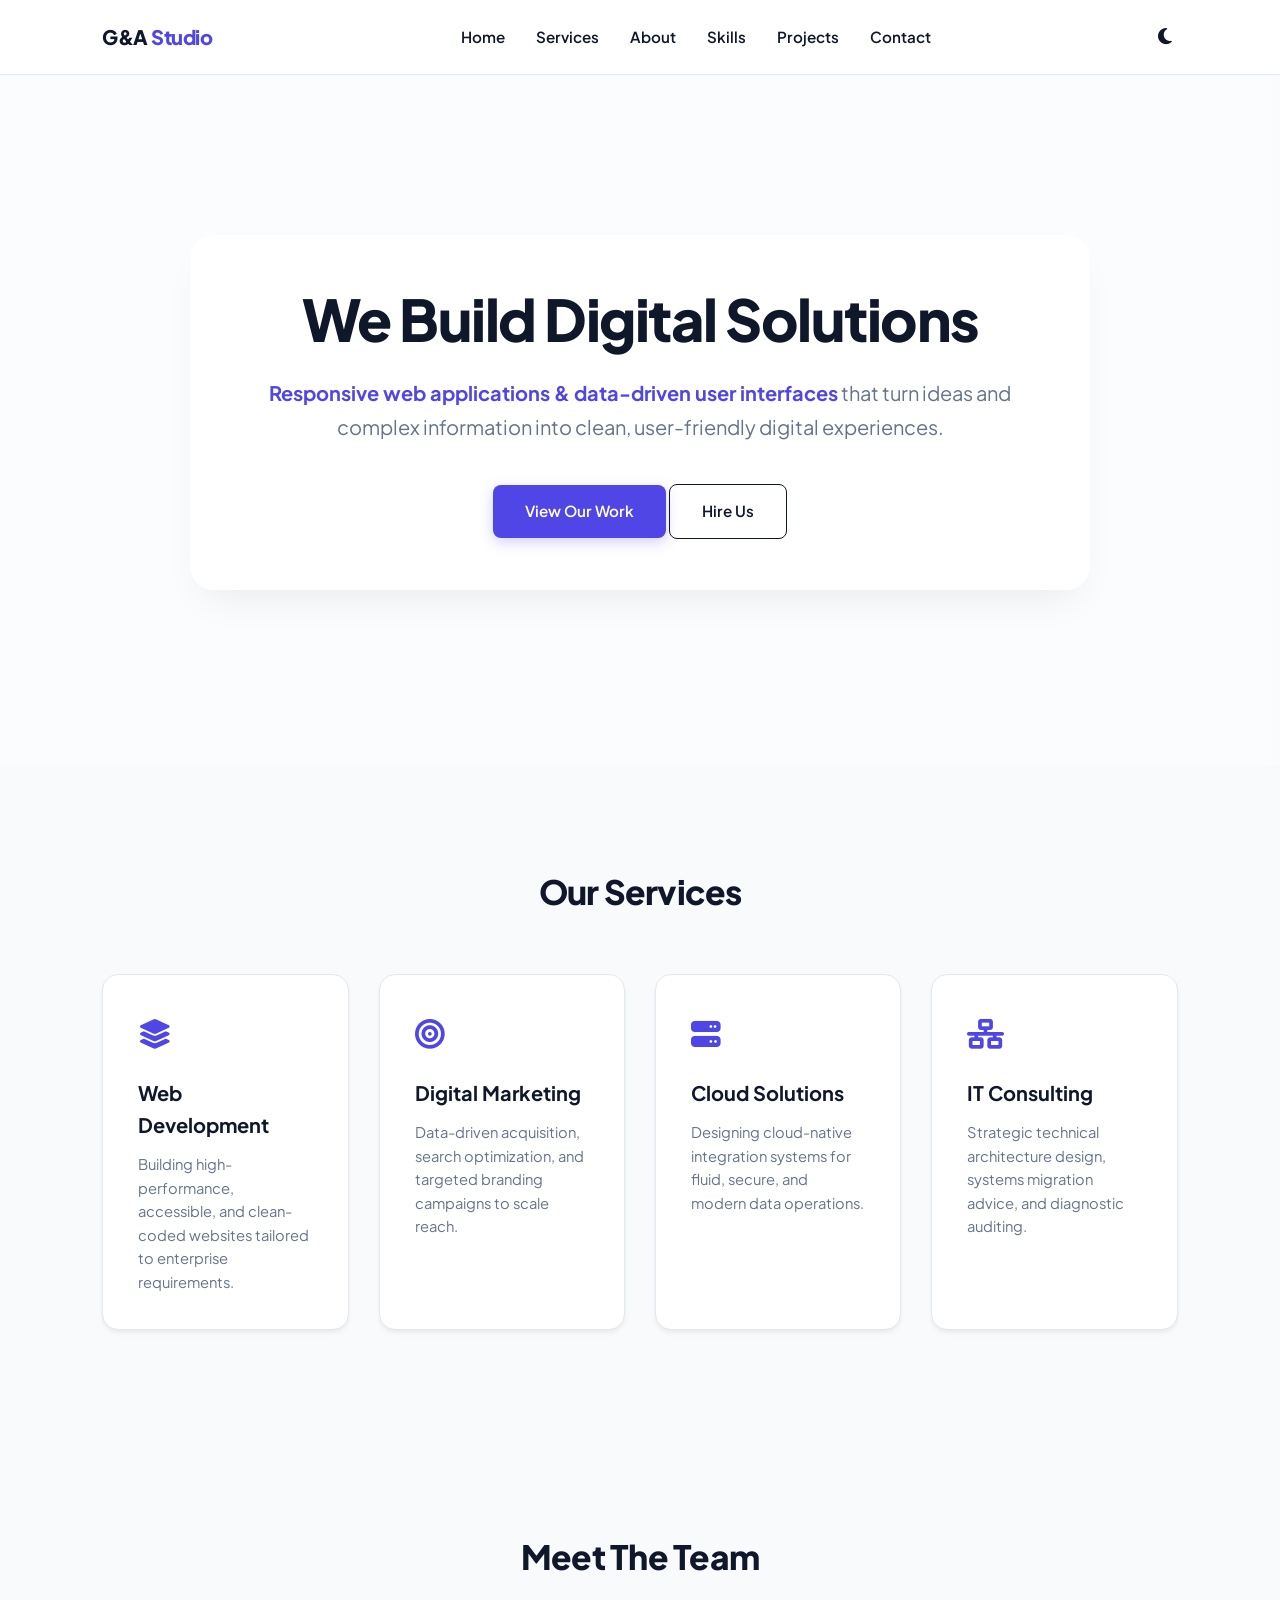
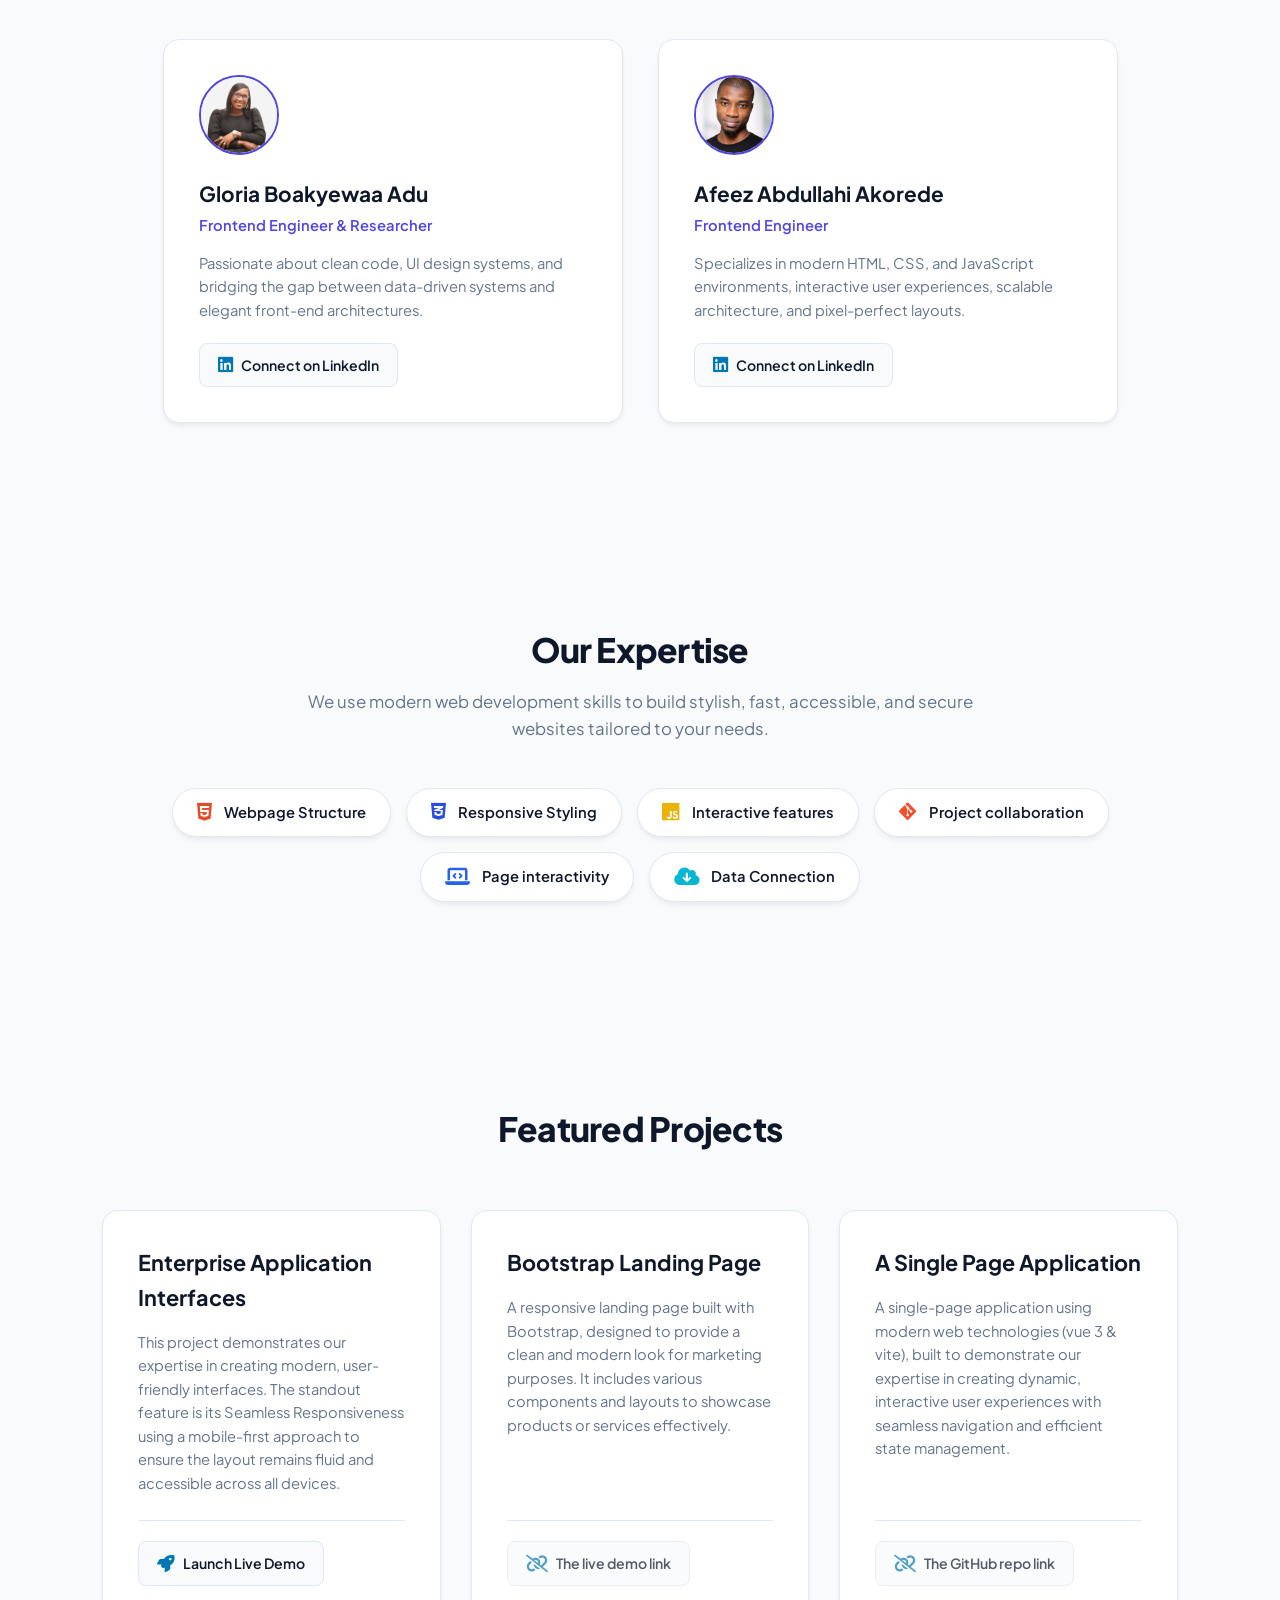
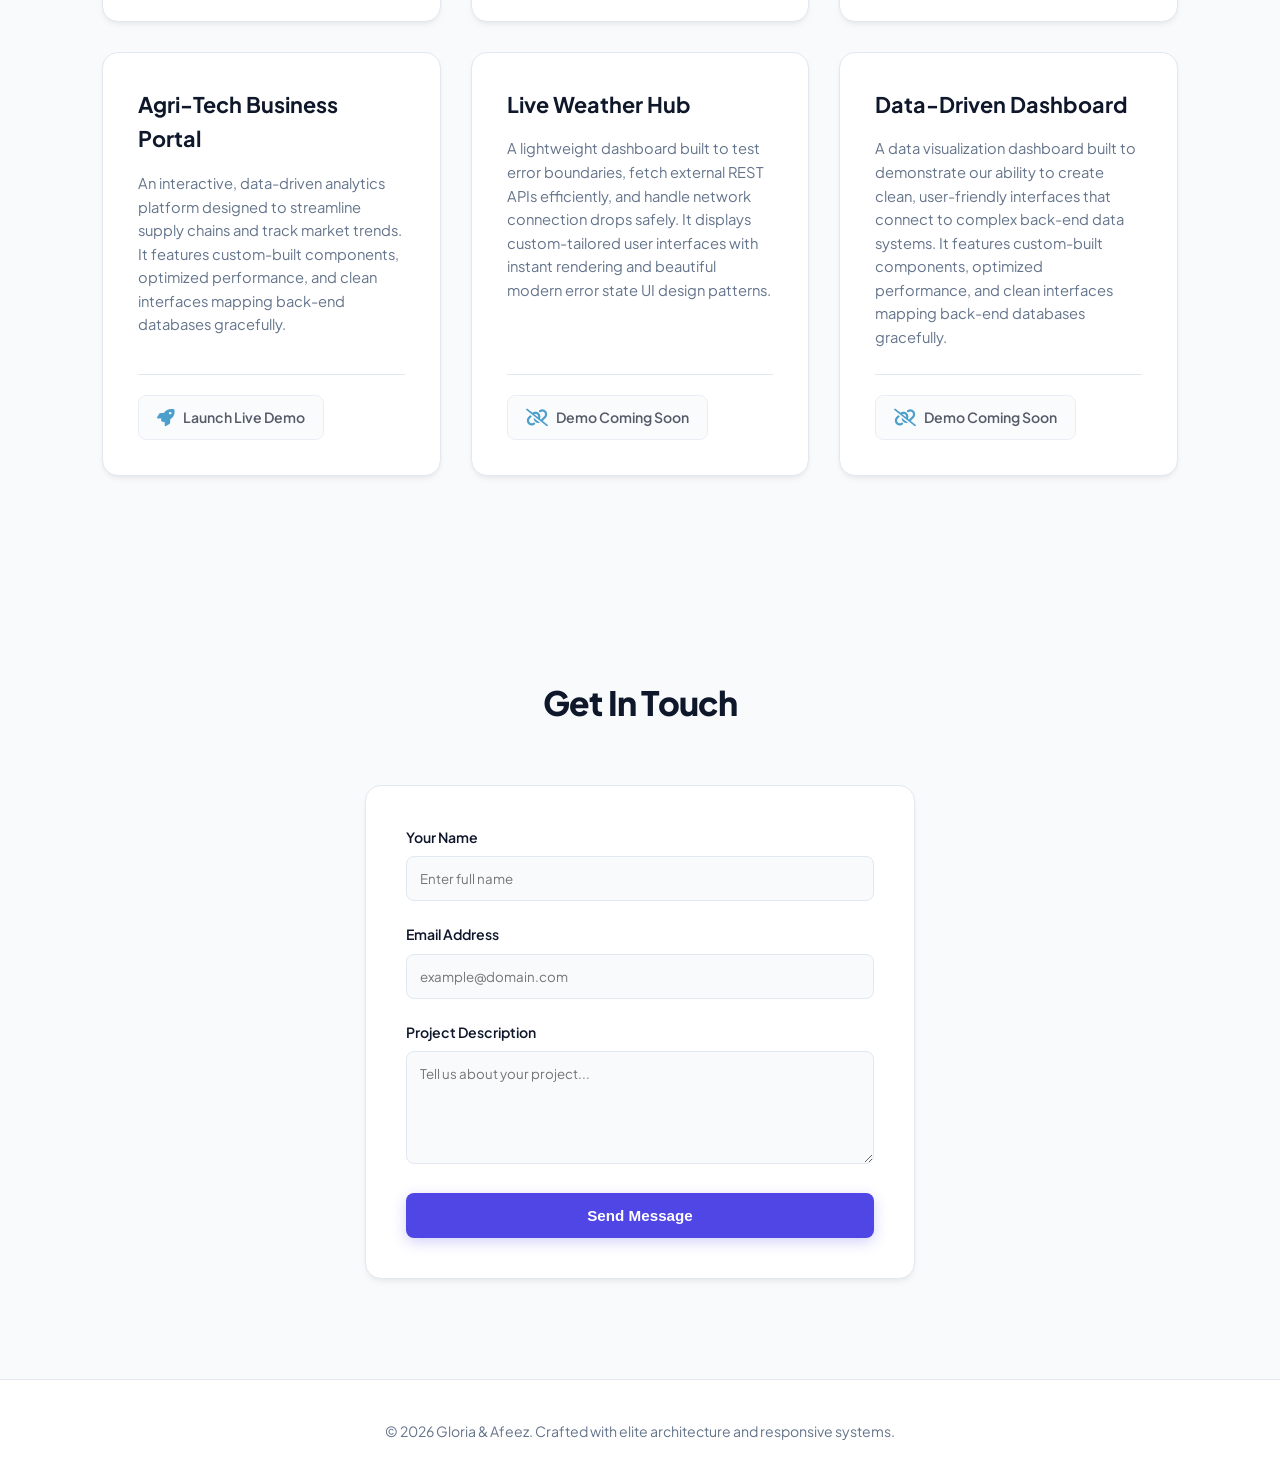
<file: index.html>
<!DOCTYPE html>
<html lang="en">
<head>
    <meta charset="UTF-8">
    <meta name="viewport" content="width=device-width, initial-scale=1.0">
    <title>Gloria & Afeez | Premium Frontend Engineers</title>
    <link href="https://fonts.googleapis.com/css2?family=Plus+Jakarta+Sans:wght@300;400;500;600;700;800&display=swap" rel="stylesheet">
    <link rel="stylesheet" href="https://cdnjs.cloudflare.com/ajax/libs/font-awesome/6.4.0/css/all.min.css">
    <link rel="stylesheet" href="style.css">
</head>
<body>

    <header class="navbar">
        <div class="logo">G&A <span>Studio</span></div>
        <nav class="nav-links" id="navLinks">
            <a href="#hero">Home</a>
            <a href="#services">Services</a>
            <a href="#about">About</a>
            <a href="#skills">Skills</a>
            <a href="#projects">Projects</a>
            <a href="#contact">Contact</a>
        </nav>
        <div class="nav-controls">
            <button id="themeToggle" class="theme-btn" aria-label="Toggle Theme">
                <i class="fa-solid fa-moon"></i>
            </button>
            <div class="hamburger" id="hamburger" aria-label="Menu Toggle">
                <i class="fa-solid fa-bars"></i>
            </div>
        </div>
    </header>

    <section id="hero" class="hero-section">
        <div class="hero-overlay"></div>
        <div class="hero-content">
            <h1>We Build Digital Solutions</h1>
            <p><span class="highlight-text">Responsive web applications & data-driven user interfaces</span> that turn ideas and complex information into clean, user-friendly digital experiences.</p>
            <div class="hero-btns">
                <a href="#projects" class="btn primary-btn">View Our Work</a>
                <a href="#contact" class="btn secondary-btn">Hire Us</a>
            </div>
        </div>
    </section>

    <section id="services" class="services-section">
        <h2 class="section-title">Our Services</h2>
        <div class="services-grid">
            <div class="service-card">
                <div class="service-icon"><i class="fa-solid fa-layer-group"></i></div>
                <h3>Web Development</h3>
                <p>Building high-performance, accessible, and clean-coded websites tailored to enterprise requirements.</p>
            </div>
            <div class="service-card">
                <div class="service-icon"><i class="fa-solid fa-bullseye"></i></div>
                <h3>Digital Marketing</h3>
                <p>Data-driven acquisition, search optimization, and targeted branding campaigns to scale reach.</p>
            </div>
            <div class="service-card">
                <div class="service-icon"><i class="fa-solid fa-server"></i></div>
                <h3>Cloud Solutions</h3>
                <p>Designing cloud-native integration systems for fluid, secure, and modern data operations.</p>
            </div>
            <div class="service-card">
                <div class="service-icon"><i class="fa-solid fa-network-wired"></i></div>
                <h3>IT Consulting</h3>
                <p>Strategic technical architecture design, systems migration advice, and diagnostic auditing.</p>
            </div>
        </div>
    </section>

    <section id="about" class="about-section">
        <h2 class="section-title">Meet The Team</h2>
        <div class="team-container">
            <div class="member-card">
                <div class="profile-frame">
                    <img src="Gloria.jpeg" alt="Gloria Boakyewaa Adu" class="profile-img">
                    <div class="fallback-icon"><i class="fa-solid fa-user-gear"></i></div>
                </div>
                <h3>Gloria Boakyewaa Adu</h3>
                <p class="role">Frontend Engineer & Researcher</p>
                <p class="bio">Passionate about clean code, UI design systems, and bridging the gap between data-driven systems and elegant front-end architectures.</p>
                <a href="https://www.linkedin.com/in/gloria-boakyewaa-adu-19384196" target="_blank" rel="noopener noreferrer" class="linkedin-link">
                    <i class="fa-brands fa-linkedin"></i> Connect on LinkedIn
                </a>
            </div>
            <div class="member-card">
                <div class="profile-frame">
                    <img src="Afeez.jpeg" alt="Afeez Abdullahi Akorede" class="profile-img">
                    <div class="fallback-icon"><i class="fa-solid fa-user-code"></i></div>
                </div>
                <h3>Afeez Abdullahi Akorede</h3>
                <p class="role">Frontend Engineer</p>
                <p class="bio">Specializes in modern HTML, CSS, and JavaScript environments, interactive user experiences, scalable architecture, and pixel-perfect layouts.</p>
                <a href="https://www.linkedin.com/in/afeez-abdullahi-akorede-2175ab400/" target="_blank" rel="noopener noreferrer" class="linkedin-link">
                    <i class="fa-brands fa-linkedin"></i> Connect on LinkedIn
                </a>
            </div>
        </div>
    </section>

    <section id="skills" class="skills-section">
        <h2 class="section-title-skills">Our Expertise</h2>
        <p class="expertise-section-p">We use modern web development skills to build stylish, fast, accessible, and secure websites tailored to your needs.</p>
        <div class="skills-grid-layout">
            <div class="skill-pill"><i class="fa-brands fa-html5 text-html"></i> Webpage Structure</div>
            <div class="skill-pill"><i class="fa-brands fa-css3-alt text-css"></i> Responsive Styling</div>
            <div class="skill-pill"><i class="fa-brands fa-js text-js"></i> Interactive features</div>
            <div class="skill-pill"><i class="fa-brands fa-git-alt text-git"></i> Project collaboration </div>
            <div class="skill-pill"><i class="fa-solid fa-laptop-code text-dom"></i> Page interactivity</div>
            <div class="skill-pill"><i class="fa-solid fa-cloud-arrow-down text-api"></i> Data Connection </div>
        </div>
    </section>

    <section id="projects" class="projects-section">
        <h2 class="section-title">Featured Projects</h2>
        <div class="projects-grid">
            
            <div class="project-card">
                <div class="project-info">
                    <h3>Enterprise Application Interfaces</h3>
                    <p>This project demonstrates our expertise in creating modern, user-friendly interfaces. The standout feature is its Seamless Responsiveness using a mobile-first approach to ensure the layout remains fluid and accessible across all devices.</p>
                    <div class="project-meta"></div>
                    <a href="https://afeezabdullahiakorede.github.io/Codveda-Internship-LV1-Task-1-extra/" target="_blank" rel="noopener noreferrer" class="linkedin-link" style="margin-top: 20px;">
                        <i class="fa-solid fa-rocket"></i> Launch Live Demo
                    </a>
                </div>
            </div>

            <div class="project-card">
                <div class="project-info">
                    <h3>Bootstrap Landing Page</h3>
                    <p>A responsive landing page built with Bootstrap, designed to provide a clean and modern look for marketing purposes. It includes various components and layouts to showcase products or services effectively.</p>
                    <div class="project-meta"></div>
                    <a href="https://afeezabdullahiakorede.github.io/bootstrap-landing-page/" target="_blank" rel="noopener noreferrer" class="linkedin-link" style="margin-top: 20px; opacity: 0.7;" title="Deploy to GitHub to activate this link">
                        <i class="fa-solid fa-link-slash"></i> The live demo link
                    </a>
                </div>
            </div>

            <div class="project-card">
                <div class="project-info">
                    <h3>A Single Page Application</h3>
                    <p>A single-page application using modern web technologies (vue 3 & vite), built to demonstrate our expertise in creating dynamic, interactive user experiences with seamless navigation and efficient state management.</p>
                    <div class="project-meta"></div>
                    <a href="https://github.com/afeezabdullahiakorede/codveda-vue-spa.git" target="_blank" rel="noopener noreferrer" class="linkedin-link" style="margin-top: 20px; opacity: 0.7;" title="Deploy to GitHub to activate this link">
                        <i class="fa-solid fa-link-slash"></i>The GitHub repo link
                    </a>
                </div>
            </div>

            <div class="project-card">
                <div class="project-info">
                    <h3>Agri-Tech Business Portal</h3>
                    <p>An interactive, data-driven analytics platform designed to streamline supply chains and track market trends. It features custom-built components, optimized performance, and clean interfaces mapping back-end databases gracefully.</p>
                    <div class="project-meta"></div>
                    <a href="#" target="_blank" rel="noopener noreferrer" class="linkedin-link" style="margin-top: 20px; opacity: 0.7;" title="Deploy to GitHub to activate this link">
                        <i class="fa-solid fa-rocket"></i> Launch Live Demo
                    </a>
                </div>
            </div>

            <div class="project-card">
                <div class="project-info">
                    <h3>Live Weather Hub</h3>
                    <p>A lightweight dashboard built to test error boundaries, fetch external REST APIs efficiently, and handle network connection drops safely. It displays custom-tailored user interfaces with instant rendering and beautiful modern error state UI design patterns.</p>
                    <div class="project-meta"></div>
                    <a href="#" target="_blank" rel="noopener noreferrer" class="linkedin-link" style="margin-top: 20px; opacity: 0.7;" title="Deploy to GitHub to activate this link">
                        <i class="fa-solid fa-link-slash"></i> Demo Coming Soon
                    </a>
                </div>
            </div>

            <div class="project-card">
                <div class="project-info">
                    <h3>Data-Driven Dashboard</h3>
                    <p>A data visualization dashboard built to demonstrate our ability to create clean, user-friendly interfaces that connect to complex back-end data systems. It features custom-built components, optimized performance, and clean interfaces mapping back-end databases gracefully.</p>
                    <div class="project-meta"></div>
                    <a href="#" target="_blank" rel="noopener noreferrer" class="linkedin-link" style="margin-top: 20px; opacity: 0.7;" title="Deploy to GitHub to activate this link">
                        <i class="fa-solid fa-link-slash"></i> Demo Coming Soon
                    </a>
                </div>  
            </div>

        </div>
    </section>

    <section id="contact" class="contact-section">
        <h2 class="section-title">Get In Touch</h2>
        <div class="contact-container">
            <form id="contactForm" novalidate>
                <div class="form-group">
                    <label for="name">Your Name</label>
                    <input type="text" id="name" placeholder="Enter full name">
                    <small class="error-msg" id="nameError"></small>
                </div>
                <div class="form-group">
                    <label for="email">Email Address</label>
                    <input type="email" id="email" placeholder="example@domain.com">
                    <small class="error-msg" id="emailError"></small>
                </div>
                <div class="form-group">
                    <label for="message">Project Description</label>
                    <textarea id="message" rows="5" placeholder="Tell us about your project..."></textarea>
                    <small class="error-msg" id="messageError"></small>
                </div>
                <button type="submit" class="btn primary-btn btn-block">Send Message</button>
                <div id="formSuccess" class="success-box" style="display: none;">🎉 Message sent successfully! We will get back to you shortly.</div>
            </form>
        </div>
    </section>

    <footer>
        <p>&copy; 2026 Gloria & Afeez. Crafted with elite architecture and responsive systems.</p>
    </footer>

    <script src="script.js"></script>
</body>
</html>
</file>
<file: style.css>
/* --- CLEAN PREMIUM LIGHT DESIGN SYSTEM --- */
:root {
    --bg-primary: #f8fafc;     
    --bg-secondary: #ffffff;   
    --text-main: #0f172a;      
    --text-muted: #64748b;     
    --accent-color: #4f46e5;   
    --accent-hover: #4338ca;   
    --highlight-color: #4f46e5; 
    --border-color: #e2e8f0;   
    --shadow-sm: 0 4px 6px -1px rgba(0, 0, 0, 0.05), 0 2px 4px -1px rgba(0, 0, 0, 0.03);
    --shadow-md: 0 10px 25px -5px rgba(79, 70, 229, 0.05), 0 8px 10px -6px rgba(0, 0, 0, 0.03);
    --hero-overlay-color: rgba(255, 255, 255, 0.25); 
}

[data-theme="dark"] {
    --bg-primary: #0a0d14;
    --bg-secondary: #111520;
    --text-main: #f8fafc;
    --text-muted: #94a3b8;
    --accent-color: #6366f1;
    --accent-hover: #4f46e5;
    --highlight-color: #a5b4fc; 
    --border-color: #1e293b;
    --hero-overlay-color: rgba(10, 13, 20, 0.75);
}

/* --- BASE STYLES --- */
* {
    box-sizing: border-box;
    margin: 0;
    padding: 0;
}

html {
    scroll-behavior: smooth;
}

body {
    font-family: 'Plus Jakarta Sans', sans-serif;
    background-color: var(--bg-primary);
    color: var(--text-main);
    transition: background-color 0.25s ease, color 0.25s ease;
    line-height: 1.6;
}

/* --- LAYOUT NAVBAR --- */
.navbar {
    position: fixed;
    top: 0;
    width: 100%;
    height: 75px;
    background-color: rgba(255, 255, 255, 0.85);
    backdrop-filter: blur(12px);
    border-bottom: 1px solid var(--border-color);
    display: flex;
    justify-content: space-between;
    align-items: center;
    padding: 0 8%;
    z-index: 1000;
}

[data-theme="dark"] .navbar {
    background-color: rgba(10, 13, 20, 0.85);
}

.logo {
    font-size: 1.25rem;
    font-weight: 800;
    letter-spacing: -0.5px;
}

.logo span {
    color: var(--accent-color);
}

.nav-links a {
    color: var(--text-main);
    text-decoration: none;
    margin-left: 28px;
    font-weight: 600;
    font-size: 0.95rem;
    transition: color 0.2s ease;
}

.nav-links a:hover {
    color: var(--accent-color);
}

.nav-controls {
    display: flex;
    align-items: center;
    gap: 12px;
}

.theme-btn, .hamburger {
    background: none;
    border: none;
    color: var(--text-main);
    font-size: 1.15rem;
    cursor: pointer;
    padding: 6px;
}

.hamburger {
    display: none;
}

/* --- LIGHT INTENSITY HERO SECTION --- */
.hero-section {
    position: relative;
    min-height: 85vh;
    display: flex;
    align-items: center;
    justify-content: center;
    text-align: center;
    padding: 120px 10% 60px 10%;
    background-image: url('https://images.unsplash.com/photo-1498050108023-c5249f4df085?q=80&w=1920&auto=format&fit=crop');
    background-size: cover;
    background-position: center;
    background-repeat: no-repeat;
}

.hero-overlay {
    position: absolute;
    top: 0;
    left: 0;
    width: 100%;
    height: 100%;
    background: var(--hero-overlay-color);
    z-index: 1;
}

.hero-content {
    position: relative;
    z-index: 2;
    max-width: 900px;
    background: rgba(255, 255, 255, 0.9);
    padding: 50px;
    border-radius: 24px;
    box-shadow: 0 20px 40px -15px rgba(0,0,0,0.08);
    border: 1px solid rgba(255,255,255,0.8);
}

[data-theme="dark"] .hero-content {
    background: rgba(17, 21, 32, 0.9);
    border: 1px solid rgba(255,255,255,0.05);
}

.hero-content h1 {
    font-size: 3.6rem;
    font-weight: 800;
    color: var(--text-main);
    margin-bottom: 24px;
    letter-spacing: -1.5px;
    line-height: 1.15;
}

.hero-content p {
    font-size: 1.25rem;
    color: var(--text-muted);
    margin-bottom: 40px;
    font-weight: 400;
    line-height: 1.7;
}

.highlight-text {
    color: var(--highlight-color);
    font-weight: 700;
}

/* --- UTILITY BUTTON IMPLEMENTATIONS --- */
.btn {
    display: inline-block;
    padding: 14px 32px;
    border-radius: 8px;
    font-weight: 600;
    font-size: 0.95rem;
    text-decoration: none;
    cursor: pointer;
    transition: all 0.25s cubic-bezier(0.4, 0, 0.2, 1);
}

.primary-btn {
    background-color: var(--accent-color);
    color: #ffffff;
    border: none;
    box-shadow: 0 4px 14px rgba(79, 70, 229, 0.25);
}

.primary-btn:hover {
    background-color: var(--accent-hover);
    transform: translateY(-2px);
    box-shadow: 0 6px 20px rgba(79, 70, 229, 0.35);
}

.secondary-btn {
    background-color: transparent;
    color: var(--text-main);
    border: 1.5px solid var(--text-main);
}

.secondary-btn:hover {
    background-color: rgba(0, 0, 0, 0.04);
    transform: translateY(-2px);
}

[data-theme="dark"] .secondary-btn:hover {
    background-color: rgba(255, 255, 255, 0.04);
}

.section-title {
    text-align: center;
    font-size: 2.1rem;
    margin-bottom: 55px;
    font-weight: 800;
    letter-spacing: -0.75px;
}

/* --- EXPERTISE SPACING REDUCTION SYSTEM --- */
.section-title-skills {
    text-align: center;
    font-size: 2.1rem;
    margin-bottom: 12px; /* Pulls the paragraph closer */
    font-weight: 800;
    letter-spacing: -0.75px;
}

.expertise-section-p {
    text-align: center;     /* Centers the wording text */
    margin-top: 0;          /* Erases space traps */
    margin-bottom: 45px;    /* Spaces cleanly away from grid layout underneath */
    max-width: 720px;       
    margin-left: auto;      
    margin-right: auto;     
    color: var(--text-muted);
    font-size: 1.05rem;
}

.about-section, .services-section, .skills-section, .projects-section, .contact-section {
    padding: 100px 8%;
}

/* --- SERVICES COMPONENT --- */
.services-grid {
    display: grid;
    grid-template-columns: repeat(auto-fit, minmax(240px, 1fr));
    gap: 30px;
}

.service-card {
    background-color: var(--bg-secondary);
    border: 1px solid var(--border-color);
    border-radius: 16px;
    padding: 35px;
    transition: all 0.3s cubic-bezier(0.4, 0, 0.2, 1);
    box-shadow: var(--shadow-sm);
}

.service-card:hover {
    transform: translateY(-4px);
    box-shadow: var(--shadow-md);
    border-color: var(--accent-color);
}

.service-icon {
    font-size: 1.85rem;
    color: var(--accent-color);
    margin-bottom: 20px;
}

.service-card h3 {
    font-size: 1.25rem;
    margin-bottom: 12px;
    font-weight: 700;
}

.service-card p {
    color: var(--text-muted);
    font-size: 0.92rem;
}

/* --- ABOUT MEMBERS COMPONENT --- */
.team-container {
    display: flex;
    gap: 35px;
    justify-content: center;
    flex-wrap: wrap;
}

.member-card {
    background-color: var(--bg-secondary);
    border: 1px solid var(--border-color);
    border-radius: 16px;
    padding: 35px;
    flex: 1 1 340px;
    max-width: 460px;
    box-shadow: var(--shadow-sm);
    display: flex;
    flex-direction: column;
}

.profile-frame {
    position: relative;
    height: 80px;
    width: 80px;
    border-radius: 50%;
    background-color: rgba(79, 70, 229, 0.06);
    border: 2px solid var(--accent-color);
    display: flex;
    align-items: center;
    justify-content: center;
    margin-bottom: 22px;
    overflow: hidden;
}

.profile-img {
    width: 100%;
    height: 100%;
    object-fit: cover;
    position: absolute;
    z-index: 2;
}

.fallback-icon {
    font-size: 1.6rem;
    color: var(--accent-color);
    z-index: 1;
}

.member-card h3 { font-size: 1.3rem; margin-bottom: 4px; font-weight: 700; }
.member-card .role { color: var(--accent-color); font-weight: 600; font-size: 0.92rem; margin-bottom: 14px;}
.member-card .bio { color: var(--text-muted); font-size: 0.92rem; margin-bottom: 20px;}

/* --- LINKEDIN ACTIONS --- */
.linkedin-link {
    display: inline-flex;
    align-items: center;
    gap: 8px;
    margin-top: auto;
    color: var(--text-main);
    font-weight: 600;
    font-size: 0.88rem;
    text-decoration: none;
    padding: 10px 18px;
    background-color: var(--bg-primary);
    border: 1px solid var(--border-color);
    border-radius: 8px;
    transition: all 0.2s ease;
    width: fit-content;
}

.linkedin-link i {
    font-size: 1.1rem;
    color: #0077b5;
}

.linkedin-link:hover {
    border-color: var(--accent-color);
    background-color: rgba(79, 70, 229, 0.04);
    color: var(--accent-color);
}

/* --- TECH TOOLKIT PILLS --- */
.skills-grid-layout {
    display: flex;
    flex-wrap: wrap;
    gap: 15px;
    justify-content: center;
}

.skill-pill {
    background-color: var(--bg-secondary);
    border: 1px solid var(--border-color);
    padding: 12px 24px;
    border-radius: 30px;
    font-size: 0.92rem;
    font-weight: 600;
    display: flex;
    align-items: center;
    gap: 12px;
    box-shadow: var(--shadow-sm);
}

.skill-pill i { font-size: 1.25rem; }
.text-html { color: #e34c26; }
.text-css { color: #264de4; }
.text-js { color: #eab308; }
.text-git { color: #f1502f; }
.text-dom { color: #2563eb; }
.text-api { color: #06b6d4; }

/* --- PROJECTS PRESENTATION LAYOUT --- */
.projects-grid {
    display: grid;
    grid-template-columns: repeat(auto-fit, minmax(320px, 1fr));
    gap: 30px;
}

.project-card {
    background-color: var(--bg-secondary);
    border: 1px solid var(--border-color);
    border-radius: 16px;
    box-shadow: var(--shadow-sm);
    transition: all 0.3s cubic-bezier(0.4, 0, 0.2, 1);
    display: flex;
    flex-direction: column;
}

.project-card:hover {
    transform: translateY(-5px);
    box-shadow: var(--shadow-md);
    border-color: var(--accent-color);
}

.project-info {
    padding: 35px;
    display: flex;
    flex-direction: column;
    height: 100%;
}

.project-info h3 {
    font-size: 1.35rem;
    margin-bottom: 15px;
    font-weight: 700;
}

.project-info p {
    color: var(--text-muted);
    font-size: 0.92rem;
    line-height: 1.6;
    margin-bottom: 25px;
}

.project-meta {
    border-top: 1px solid var(--border-color);
    margin-top: auto;
}

/* --- CONTACT MODULE --- */
.contact-container {
    max-width: 550px;
    margin: 0 auto;
    background-color: var(--bg-secondary);
    padding: 40px;
    border-radius: 16px;
    border: 1px solid var(--border-color);
    box-shadow: var(--shadow-sm);
}

.form-group {
    margin-bottom: 22px;
}

.form-group label {
    display: block;
    margin-bottom: 8px;
    font-weight: 600;
    font-size: 0.88rem;
}

.form-group input, .form-group textarea {
    width: 100%;
    padding: 13px;
    border: 1px solid var(--border-color);
    background-color: var(--bg-primary);
    color: var(--text-main);
    border-radius: 8px;
    outline: none;
    font-family: inherit;
    transition: border-color 0.2s ease;
}

.form-group input:focus, .form-group textarea:focus {
    border-color: var(--accent-color);
}

.error-msg {
    color: #ef4444;
    font-size: 0.8rem;
    display: block;
    margin-top: 6px;
}

.success-box {
    margin-top: 20px;
    background-color: rgba(79, 70, 229, 0.08);
    border: 1px solid var(--accent-color);
    color: var(--text-main);
    padding: 14px;
    border-radius: 8px;
    font-size: 0.92rem;
}

.btn-block { width: 100%; }

/* --- FOOTER STRUCTURE --- */
footer {
    text-align: center;
    padding: 40px;
    border-top: 1px solid var(--border-color);
    background-color: var(--bg-secondary);
    color: var(--text-muted);
    font-size: 0.88rem;
}

/* --- RESPONSIVE MOBILE VIEWPORT OVERRIDES --- */
@media (max-width: 768px) {
    .hamburger { display: block; }
    
    .nav-links {
        position: absolute;
        top: 75px;
        right: -100%;
        width: 80%;
        height: calc(100vh - 75px);
        background-color: var(--bg-secondary);
        border-left: 1px solid var(--border-color);
        display: flex;
        flex-direction: column;
        align-items: center;
        padding-top: 40px;
        transition: right 0.25s cubic-bezier(0.4, 0, 0.2, 1);
        gap: 24px;
    }
    
    .nav-links.active { right: 0; }
    .nav-links a { margin-left: 0; font-size: 1.05rem; }
    .hero-content h1 { font-size: 2.3rem; }
    .hero-content { padding: 30px 20px; }
    .about-section, .services-section, .skills-section, .projects-section, .contact-section { padding: 70px 6%; }
}
</file>
